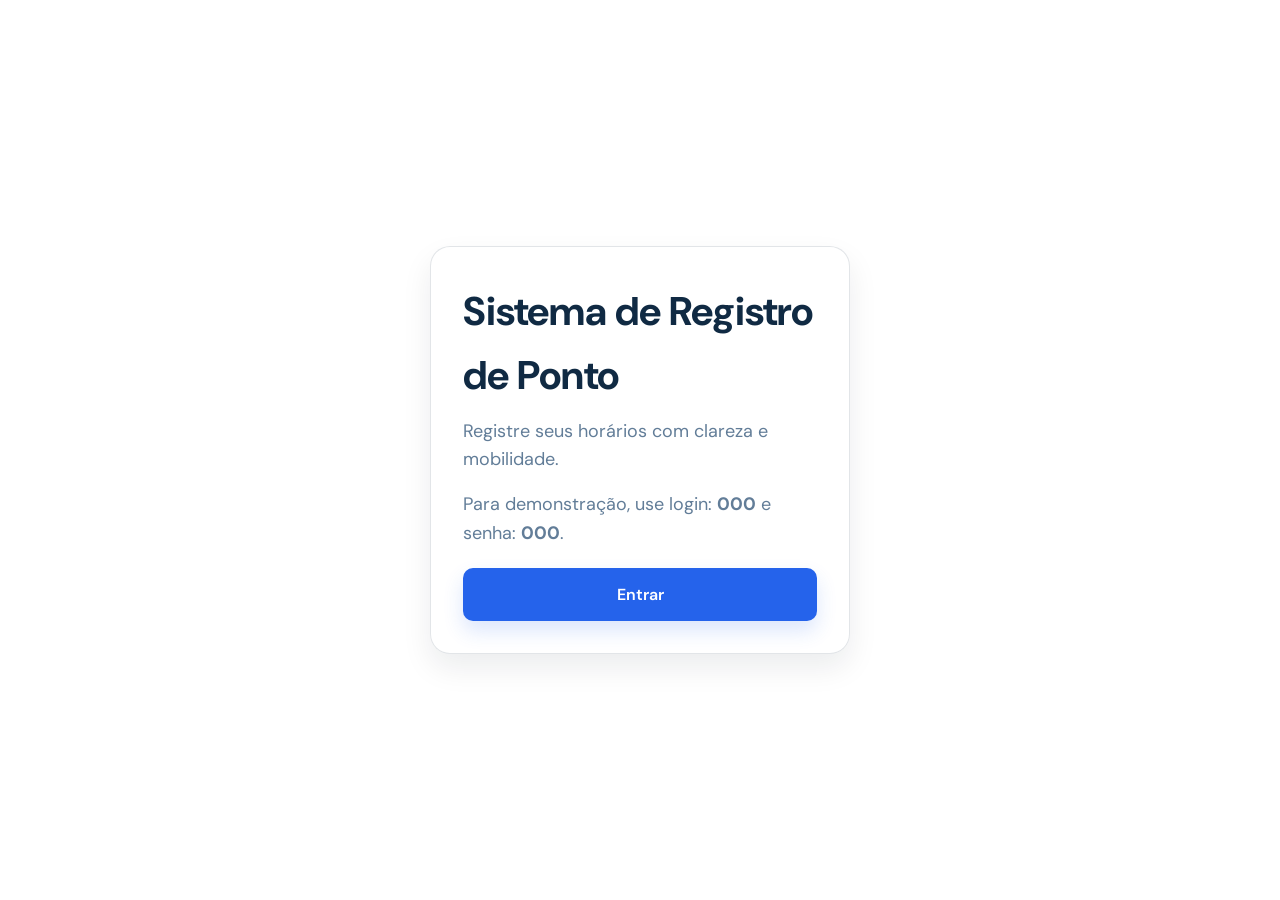
<file: index.html>
<!doctype html>
<html lang="pt-br">
  <head>
    <meta charset="UTF-8" />
    <meta name="viewport" content="width=device-width, initial-scale=1.0" />
    <link rel="stylesheet" href="assets/css/style.css" />
    <title>Home</title>
  </head>
  <body>
    <main class="page-wrapper">
      <section class="welcome-panel" aria-labelledby="home-title">
        <h1 id="home-title">Sistema de Registro de Ponto</h1>
        <p>
          Registre seus horários com clareza e mobilidade.
        </p>
        <p class="hint">
          Para demonstração, use login: <strong>000</strong> e senha:
          <strong>000</strong>.
        </p>
        <a class="btn btn-primary" href="login.html">Entrar</a>
      </section>
    </main>
  </body>
</html>
</file>
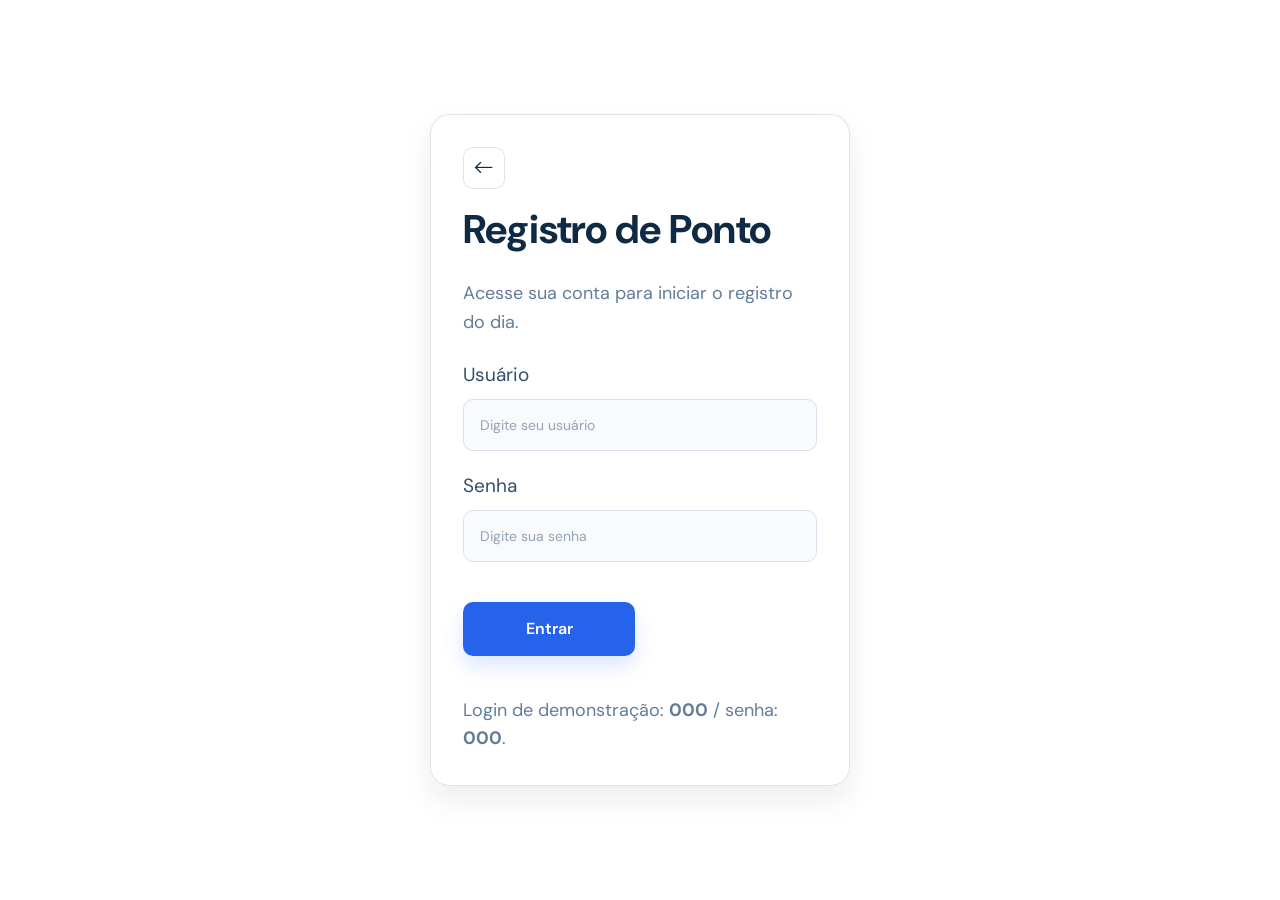
<file: login.html>
<!doctype html>
<html lang="pt-br">
  <head>
    <meta charset="UTF-8" />
    <meta name="viewport" content="width=device-width, initial-scale=1.0" />
    <link rel="stylesheet" href="assets/css/style.css" />
    <link rel="stylesheet" href="assets/css/login.css" />
    <link
      rel="stylesheet"
      href="https://cdn.jsdelivr.net/npm/bootstrap-icons@1.10.5/font/bootstrap-icons.css"
    />
    <title>Login</title>
  </head>
  <body>
    <main class="page-wrapper">
      <section class="auth-card" aria-labelledby="login-title">
        <div class="card-header">
          <a
            href="index.html"
            class="icon-back"
            aria-label="Voltar à página inicial"
          >
            <i class="bi bi-arrow-left"></i>
          </a>
          <h1 id="login-title">Registro de Ponto</h1>
          <p>Acesse sua conta para iniciar o registro do dia.</p>
        </div>

        <form action="registro.html" method="get" class="auth-form">
          <div class="field-group">
            <label for="inUser">Usuário</label>
            <input
              type="text"
              id="inUser"
              name="usuario"
              placeholder="Digite seu usuário"
              autocomplete="username"
              required
            />
          </div>

          <div class="field-group">
            <label for="inSenha">Senha</label>
            <input
              type="password"
              id="inSenha"
              name="senha"
              placeholder="Digite sua senha"
              autocomplete="current-password"
              required
            />
          </div>

          <div class="auth-actions">
            <button type="submit" class="btn btn-primary">Entrar</button>
          </div>
        </form>

        <p class="hint">
          Login de demonstração: <strong>000</strong> / senha:
          <strong>000</strong>.
        </p>
      </section>
    </main>
  </body>
</html>
</file>
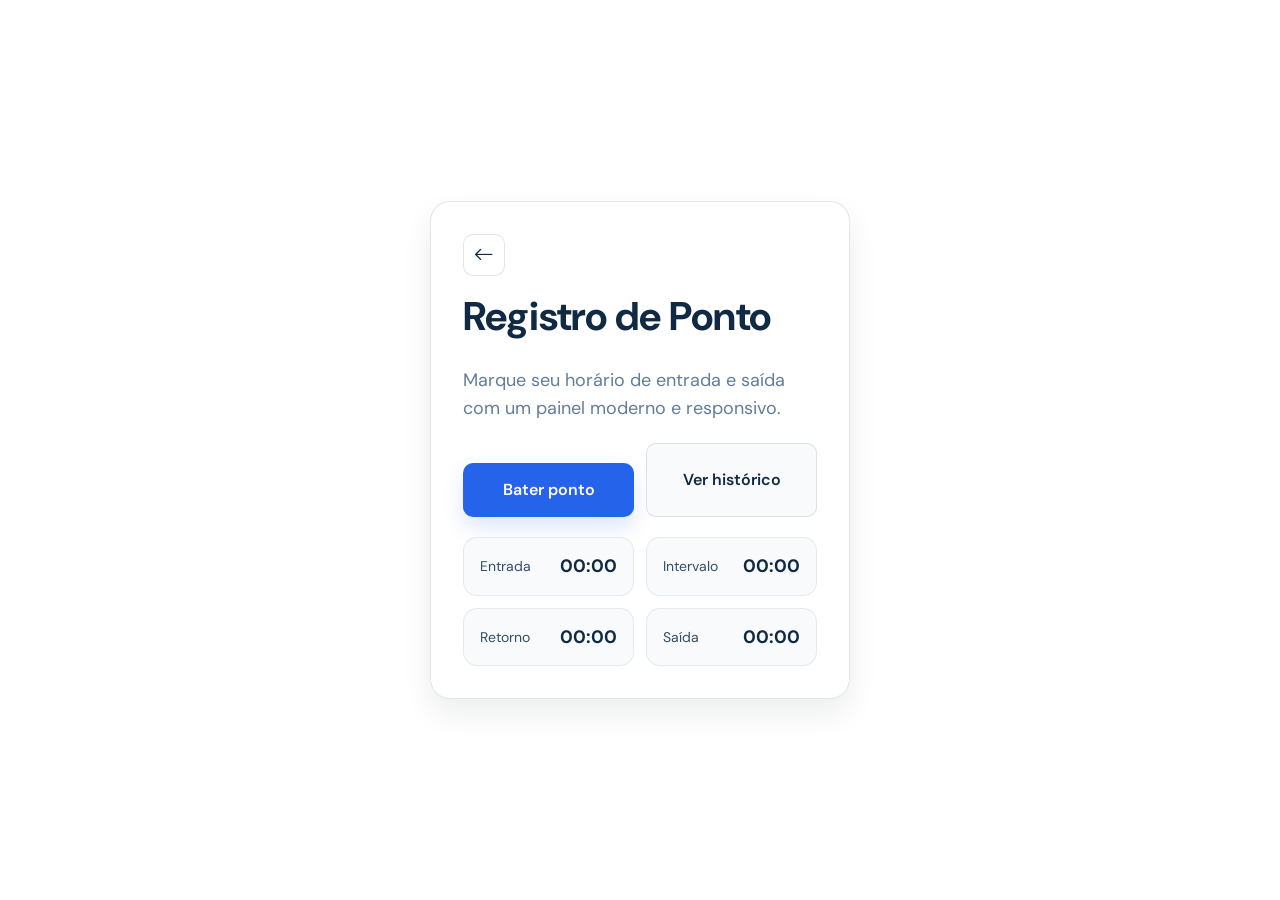
<file: registro.html>
<!doctype html>
<html lang="pt-br">
  <head>
    <meta charset="UTF-8" />
    <meta name="viewport" content="width=device-width, initial-scale=1.0" />
    <link rel="stylesheet" href="assets/css/style.css" />
    <link rel="stylesheet" href="assets/css/registro.css" />
    <link
      rel="stylesheet"
      href="https://cdn.jsdelivr.net/npm/bootstrap-icons@1.10.5/font/bootstrap-icons.css"
    />
    <title>Registro de Ponto</title>
  </head>
  <body>
    <main class="page-wrapper">
      <section class="registro-card" aria-labelledby="registro-title">
        <div class="page-header">
          <a
            href="login.html"
            class="icon-back"
            aria-label="Voltar à tela de login"
          >
            <i class="bi bi-arrow-left"></i>
          </a>
          <h1 id="registro-title">Registro de Ponto</h1>
          <p>
            Marque seu horário de entrada e saída com um painel moderno e
            responsivo.
          </p>
        </div>

        <div class="registro-actions">
          <button type="button" id="btn-bater-ponto" class="btn btn-primary">
            Bater ponto
          </button>
          <button type="button" class="btn btn-secondary">Ver histórico</button>
        </div>

        <div class="registro-info">
          <div class="registro-item">
            <span>Entrada</span>
            <strong id="entrada">00:00</strong>
          </div>
          <div class="registro-item">
            <span>Intervalo</span>
            <strong id="intervalo">00:00</strong>
          </div>
          <div class="registro-item">
            <span>Retorno</span>
            <strong id="retorno">00:00</strong>
          </div>
          <div class="registro-item">
            <span>Saída</span>
            <strong id="saida">00:00</strong>
          </div>
        </div>
      </section>
    </main>
    <script src="registro.js"></script>
  </body>
</html>
</file>
<file: assets/css/style.css>
@import url("https://fonts.googleapis.com/css2?family=DM+Sans:wght@400;500;600;700&display=swap");

:root {
  color-scheme: light;
  font-family: "DM Sans", sans-serif;
  font-size: 62.5%;
  color: #102a43;
  background-color: #e7edf8;
  --surface: rgba(255, 255, 255, 0.88);
  --surface-strong: rgba(255, 255, 255, 0.96);
  --border: rgba(16, 42, 67, 0.12);
  --primary: #2563eb;
  --primary-strong: #1d4ed8;
  --text-muted: #627d98;
  --radius: 2rem;
}

* {
  box-sizing: border-box;
  margin: 0;
  padding: 0;
}

html {
  font-size: 62.5%;
  scroll-behavior: smooth;
}

body {
  min-height: 100vh;
  font-family: inherit;
  background:
    radial-gradient(circle at top, rgba(37, 99, 235, 0.18), transparent 28%),
    linear-gradient(180deg, #f8fbff 0%, #e7edf8 100%);
  color: var(--text-muted);
}

body,
input,
button,
a {
  font: inherit;
}

body {
  line-height: 1.6;
}

button,
a {
  cursor: pointer;
}

img,
svg {
  display: block;
  max-width: 100%;
}

button {
  border: none;
}

.page-wrapper {
  min-height: 100vh;
  display: grid;
  place-items: center;
  padding: 2.4rem;
  background: white;
}

.welcome-panel,
.auth-card,
.registro-card {
  width: min(100%, 42rem);
  padding: 2.4rem;
  border-radius: var(--radius);
  background: var(--surface);
  border: 1px solid var(--border);
  box-shadow: 0 1.4rem 3rem rgba(15, 23, 42, 0.08);
}

.welcome-panel h1,
.card-header h1,
.page-header h1 {
  font-size: 3.2rem;
  color: #102a43;
  margin-bottom: 1rem;
}

.welcome-panel p,
.card-header p,
.page-header p,
.hint {
  font-size: 1.6rem;
  color: var(--text-muted);
}

.hint {
  margin-top: 1.6rem;
}

.btn {
  display: inline-flex;
  align-items: center;
  justify-content: center;
  text-decoration: none;
  border-radius: 1rem;
  padding: 1.4rem 2rem;
  font-size: 1.6rem;
  font-weight: 600;
  transition:
    transform 0.2s ease,
    box-shadow 0.2s ease,
    background-color 0.2s ease;
}

.btn:hover,
.btn:focus-visible {
  transform: translateY(-1px);
}

.btn-primary {
  background: var(--primary);
  color: #ffffff;
  box-shadow: 0 1rem 2rem rgba(37, 99, 235, 0.16);
  width: 100%;
  margin-top: 2rem;
}

.btn-primary:hover,
.btn-primary:focus-visible {
  background: var(--primary-strong);
}

.btn-secondary {
  background: #f8fafc;
  color: #102a43;
  border: 1px solid var(--border);
}

.btn-success {
  background: #16a34a;
  color: #ffffff;
  box-shadow: 0 1rem 2rem rgba(22, 163, 74, 0.16);
}

.btn-success:hover,
.btn-success:focus-visible {
  background: #15803d;
}

.btn:disabled {
  cursor: not-allowed;
  opacity: 0.85;
  transform: none;
  box-shadow: none;
}

.field-group {
  display: flex;
  flex-direction: column;
  gap: 0.8rem;
}

label {
  font-size: 1.4rem;
  color: #334e68;
}

input {
  width: 100%;
  padding: 1.4rem 1.6rem;
  border-radius: 1rem;
  border: 1px solid #d9e2ec;
  background: #f8fafc;
  color: #102a43;
}

input::placeholder {
  color: #94a3b8;
}

input:focus-visible {
  outline: 3px solid rgba(37, 99, 235, 0.18);
  border-color: rgba(37, 99, 235, 0.3);
}

.card-header,
.page-header {
  display: grid;
  gap: 0.8rem;
}

.icon-back {
  display: inline-flex;
  align-items: center;
  justify-content: center;
  width: 4.2rem;
  height: 4.2rem;
  border-radius: 1rem;
  border: 1px solid rgba(16, 42, 67, 0.12);
  background: rgba(255, 255, 255, 0.9);
  color: #102a43;
  text-decoration: none;
  transition:
    transform 0.2s ease,
    background-color 0.2s ease,
    border-color 0.2s ease;
}

.icon-back:hover,
.icon-back:focus-visible {
  background: rgba(37, 99, 235, 0.12);
  color: #102a43;
  transform: translateY(-1px);
  outline: none;
}

.icon-back i {
  font-size: 2rem;
}

@media (min-width: 768px) {
  .page-wrapper {
    padding: 4rem;
  }

  .welcome-panel,
  .auth-card,
  .registro-card {
    padding: 3.2rem;
  }

  .welcome-panel h1,
  .card-header h1,
  .page-header h1 {
    font-size: 4rem;
  }

  .welcome-panel p,
  .card-header p,
  .page-header p,
  .hint {
    font-size: 1.8rem;
  }
}
</file>
<file: assets/css/login.css>
.auth-card {
  display: grid;
  gap: 2rem;
}

.auth-form {
  display: grid;
  gap: 1.6rem;
}

.field-group {
  display: grid;
  gap: 0.8rem;
}

label {
  font-size: 1.9rem;
  color: #334e68;
}

input {
  width: 100%;
  padding: 1.4rem 1.6rem;
  border-radius: 1rem;
  border: 1px solid #d9e2ec;
  font-size: 1.4rem;
  background: #f8fafc;
  color: #102a43;
}

input::placeholder {
  color: #94a3b8;
}

input:focus-visible {
  outline: 3px solid rgba(37, 99, 235, 0.18);
  border-color: rgba(37, 99, 235, 0.3);
}

.auth-actions {
  display: grid;
  gap: 1rem;
}

.btn-primary {
  width: 100%;
}

@media (min-width: 768px) {
  .auth-card {
    gap: 2.4rem;
  }

  .auth-form {
    gap: 2rem;
  }

  .auth-actions {
    grid-template-columns: 1fr 1fr;
  }
}
</file>
<file: assets/css/registro.css>
.registro-card {
  display: grid;
  gap: 2rem;
}

.registro-actions {
  display: grid;
  gap: 1.2rem;
}

.registro-info {
  display: grid;
  gap: 1.2rem;
}

.registro-item {
  display: flex;
  justify-content: space-between;
  align-items: center;
  gap: 1rem;
  padding: 1.4rem 1.6rem;
  border-radius: 1.4rem;
  background: rgba(248, 250, 252, 0.95);
  border: 1px solid rgba(16, 42, 67, 0.08);
}

.registro-item span {
  color: #334e68;
  font-size: 1.4rem;
}

.registro-item strong {
  font-size: 1.8rem;
  color: #102a43;
}

@media (min-width: 768px) {
  .registro-actions {
    grid-template-columns: repeat(2, minmax(0, 1fr));
  }

  .registro-info {
    grid-template-columns: repeat(2, minmax(0, 1fr));
  }
}
</file>
